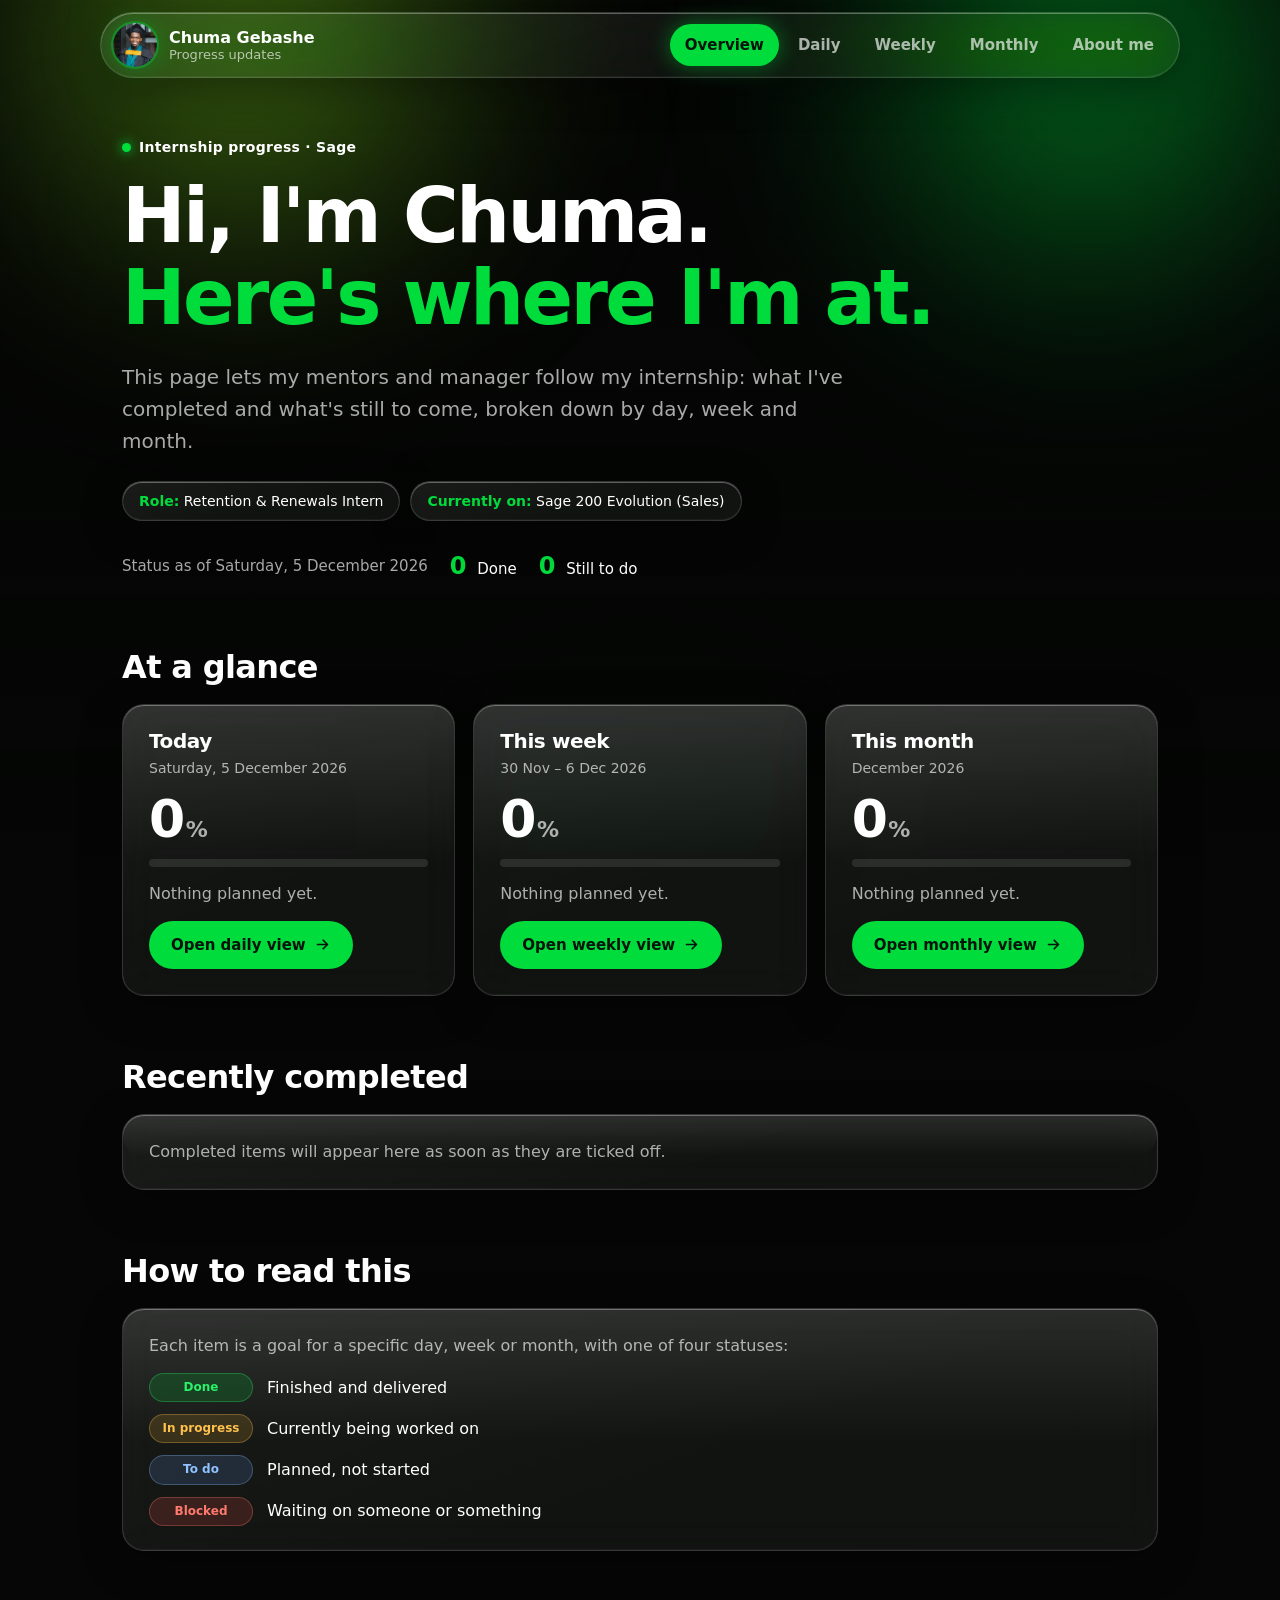
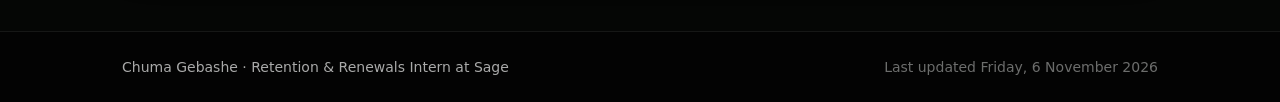
<file: index.html>
<!doctype html>
<html lang="en">
<head>
<meta charset="utf-8">
<meta name="viewport" content="width=device-width, initial-scale=1, viewport-fit=cover">
<title>Chuma Gebashe · Progress Updates</title>
<meta name="description" content="Daily, weekly and monthly progress updates from Chuma Gebashe, Retention &amp; Renewals Intern at Sage.">
<meta property="og:title" content="Chuma Gebashe · Progress Updates">
<meta property="og:description" content="Daily, weekly and monthly progress updates from Chuma Gebashe, Retention &amp; Renewals Intern at Sage.">
<meta property="og:type" content="website">
<meta property="og:image" content="https://www.chuma.live/chuma.jpg">
<meta name="twitter:card" content="summary_large_image">
<link rel="icon" href="/favicon.png">
<meta name="theme-color" content="#050605">
<link rel="manifest" href="/manifest.webmanifest">
<link rel="apple-touch-icon" href="/apple-touch-icon.png">
<meta name="apple-mobile-web-app-capable" content="yes">
<meta name="mobile-web-app-capable" content="yes">
<meta name="apple-mobile-web-app-status-bar-style" content="black-translucent">
<meta name="apple-mobile-web-app-title" content="Chuma">
<link rel="stylesheet" href="style.css">
<script src="progress.js"></script>
<script src="app.js"></script>
</head>
<body data-page="overview">
<header id="site-header"></header>
<main><div class="wrap">
<div class="hero">
  <p class="eyebrow">Internship progress · Sage</p>
  <h1>Hi, I'm Chuma. <span class="accent">Here's where I'm at.</span></h1>
  <p class="lede">This page lets my mentors and manager follow my internship: what I've completed and what's still to come, broken down by day, week and month.</p>
  <div class="role"><span class="chip"><b>Role:</b> Retention &amp; Renewals Intern</span><span class="chip"><b>Currently on:</b> Sage 200 Evolution (Sales)</span></div>
  <div class="status-line" id="status-line"></div>
</div>
<section><h2>At a glance</h2><div class="cards" id="cards"></div></section>
<section><h2>Recently completed</h2><div class="panel" id="recent"></div></section>
<section><h2>How to read this</h2><div class="panel"><p class="muted" style="margin-bottom:14px">Each item is a goal for a specific day, week or month, with one of four statuses:</p><ul class="legend" id="legend"></ul></div></section>
</div></main>
<footer id="site-footer"></footer>
</body>
</html>
</file>
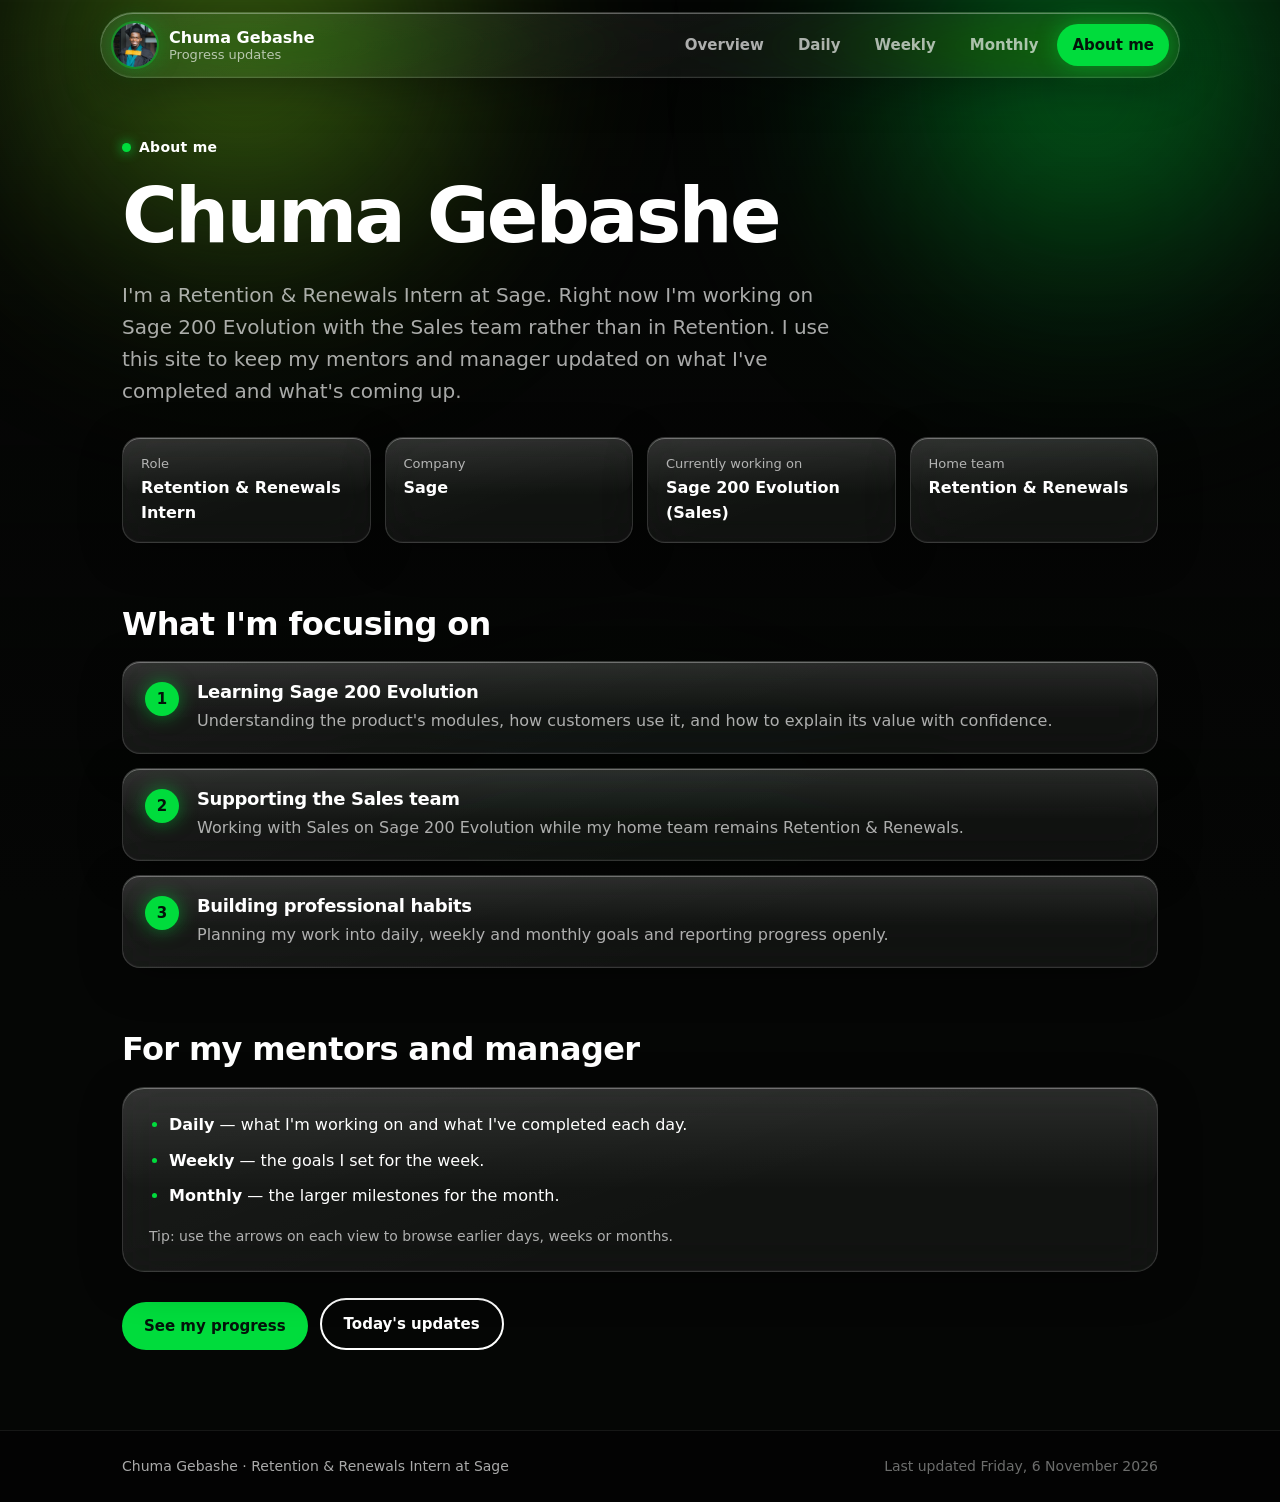
<file: about.html>
<!doctype html>
<html lang="en">
<head>
<meta charset="utf-8">
<meta name="viewport" content="width=device-width, initial-scale=1, viewport-fit=cover">
<title>About · Chuma Gebashe</title>
<meta name="description" content="Daily, weekly and monthly progress updates from Chuma Gebashe, Retention &amp; Renewals Intern at Sage.">
<meta property="og:title" content="Chuma Gebashe · Progress Updates">
<meta property="og:description" content="Daily, weekly and monthly progress updates from Chuma Gebashe, Retention &amp; Renewals Intern at Sage.">
<meta property="og:type" content="website">
<meta property="og:image" content="https://www.chuma.live/chuma.jpg">
<meta name="twitter:card" content="summary_large_image">
<link rel="icon" href="/favicon.png">
<meta name="theme-color" content="#050605">
<link rel="manifest" href="/manifest.webmanifest">
<link rel="apple-touch-icon" href="/apple-touch-icon.png">
<meta name="apple-mobile-web-app-capable" content="yes">
<meta name="mobile-web-app-capable" content="yes">
<meta name="apple-mobile-web-app-status-bar-style" content="black-translucent">
<meta name="apple-mobile-web-app-title" content="Chuma">
<link rel="stylesheet" href="style.css">
<script src="progress.js"></script>
<script src="app.js"></script>
</head>
<body data-page="about">
<header id="site-header"></header>
<main><div class="wrap">
<div class="hero">
  <p class="eyebrow">About me</p>
  <h1>Chuma Gebashe</h1>
  <p class="lede">I'm a Retention &amp; Renewals Intern at Sage. Right now I'm working on Sage 200 Evolution with the Sales team rather than in Retention. I use this site to keep my mentors and manager updated on what I've completed and what's coming up.</p>
</div>
<div class="facts">
  <div class="fact"><span>Role</span><b>Retention &amp; Renewals Intern</b></div>
  <div class="fact"><span>Company</span><b>Sage</b></div>
  <div class="fact"><span>Currently working on</span><b>Sage 200 Evolution (Sales)</b></div>
  <div class="fact"><span>Home team</span><b>Retention &amp; Renewals</b></div>
</div>
<section><h2>What I'm focusing on</h2>
<ol class="focus">
  <li><h3>Learning Sage 200 Evolution</h3><p class="muted">Understanding the product's modules, how customers use it, and how to explain its value with confidence.</p></li>
  <li><h3>Supporting the Sales team</h3><p class="muted">Working with Sales on Sage 200 Evolution while my home team remains Retention &amp; Renewals.</p></li>
  <li><h3>Building professional habits</h3><p class="muted">Planning my work into daily, weekly and monthly goals and reporting progress openly.</p></li>
</ol></section>
<section><h2>For my mentors and manager</h2>
<div class="panel"><ul class="views">
  <li><b>Daily</b> — what I'm working on and what I've completed each day.</li>
  <li><b>Weekly</b> — the goals I set for the week.</li>
  <li><b>Monthly</b> — the larger milestones for the month.</li>
</ul><p class="tip">Tip: use the arrows on each view to browse earlier days, weeks or months.</p></div>
<div class="cta-row"><a class="btn" id="cta" href="/">See my progress</a><a class="btn ghost" id="cta2" href="/daily">Today's updates</a></div>
<script>if(location.protocol==='file:'){document.getElementById("cta").href="index.html";document.getElementById("cta2").href="daily.html";}</script>
</section>
</div></main>
<footer id="site-footer"></footer>
</body>
</html>
</file>
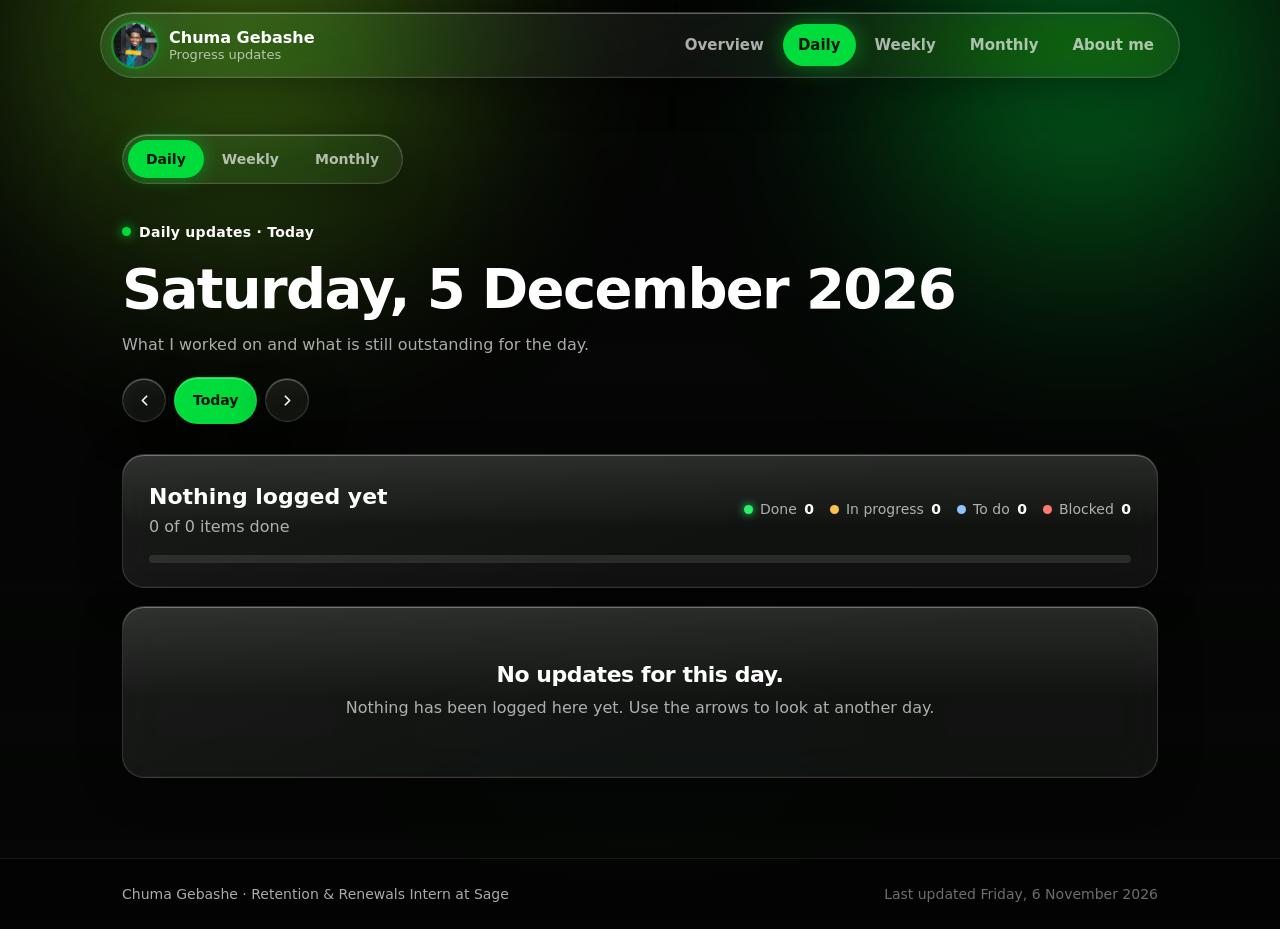
<file: daily.html>
<!doctype html>
<html lang="en">
<head>
<meta charset="utf-8">
<meta name="viewport" content="width=device-width, initial-scale=1, viewport-fit=cover">
<title>Daily updates · Chuma Gebashe</title>
<meta name="description" content="Daily, weekly and monthly progress updates from Chuma Gebashe, Retention &amp; Renewals Intern at Sage.">
<meta property="og:title" content="Chuma Gebashe · Progress Updates">
<meta property="og:description" content="Daily, weekly and monthly progress updates from Chuma Gebashe, Retention &amp; Renewals Intern at Sage.">
<meta property="og:type" content="website">
<meta property="og:image" content="https://www.chuma.live/chuma.jpg">
<meta name="twitter:card" content="summary_large_image">
<link rel="icon" href="/favicon.png">
<meta name="theme-color" content="#050605">
<link rel="manifest" href="/manifest.webmanifest">
<link rel="apple-touch-icon" href="/apple-touch-icon.png">
<meta name="apple-mobile-web-app-capable" content="yes">
<meta name="mobile-web-app-capable" content="yes">
<meta name="apple-mobile-web-app-status-bar-style" content="black-translucent">
<meta name="apple-mobile-web-app-title" content="Chuma">
<link rel="stylesheet" href="style.css">
<script src="progress.js"></script>
<script src="app.js"></script>
</head>
<body data-page="daily">
<header id="site-header"></header>
<main><div class="wrap">
<nav class="tabs" aria-label="View">
  <a href="#" data-tab="daily">Daily</a><a href="#" data-tab="weekly">Weekly</a><a href="#" data-tab="monthly">Monthly</a>
</nav>
<div class="period-head">
  <div><p class="eyebrow" id="crumb"></p><h1 id="title"></h1><p class="lede" id="intro"></p></div>
  <div class="pager" id="pager"></div>
</div>
<div class="panel summary" id="summary"></div>
<div id="list"></div>
<script>
document.querySelectorAll('.tabs a').forEach(function(a){var t=a.dataset.tab;a.href=location.protocol==='file:'?t+'.html':'/'+t;if(t==='daily')a.classList.add('active');});
</script>
</div></main>
<footer id="site-footer"></footer>
</body>
</html>
</file>
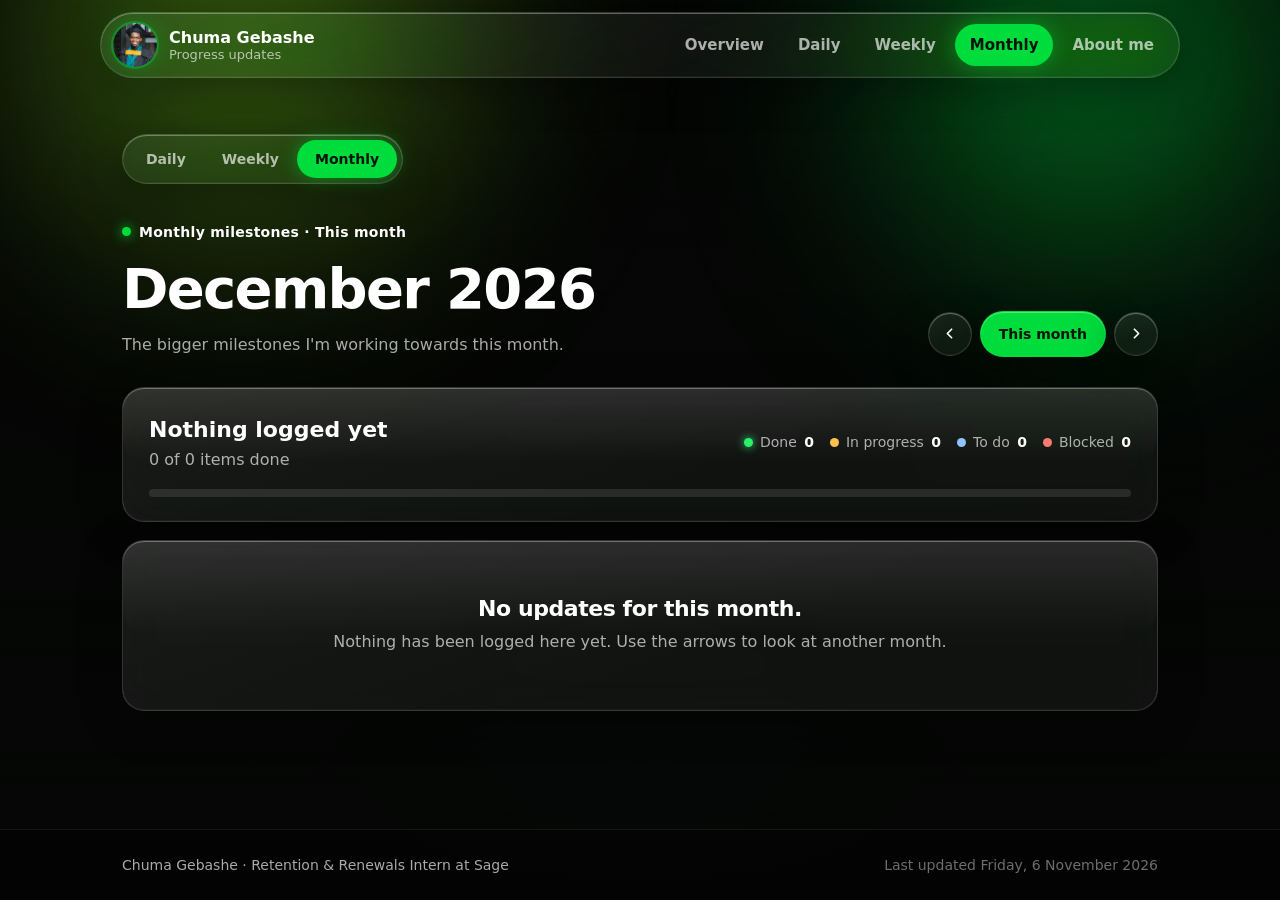
<file: monthly.html>
<!doctype html>
<html lang="en">
<head>
<meta charset="utf-8">
<meta name="viewport" content="width=device-width, initial-scale=1, viewport-fit=cover">
<title>Monthly updates · Chuma Gebashe</title>
<meta name="description" content="Daily, weekly and monthly progress updates from Chuma Gebashe, Retention &amp; Renewals Intern at Sage.">
<meta property="og:title" content="Chuma Gebashe · Progress Updates">
<meta property="og:description" content="Daily, weekly and monthly progress updates from Chuma Gebashe, Retention &amp; Renewals Intern at Sage.">
<meta property="og:type" content="website">
<meta property="og:image" content="https://www.chuma.live/chuma.jpg">
<meta name="twitter:card" content="summary_large_image">
<link rel="icon" href="/favicon.png">
<meta name="theme-color" content="#050605">
<link rel="manifest" href="/manifest.webmanifest">
<link rel="apple-touch-icon" href="/apple-touch-icon.png">
<meta name="apple-mobile-web-app-capable" content="yes">
<meta name="mobile-web-app-capable" content="yes">
<meta name="apple-mobile-web-app-status-bar-style" content="black-translucent">
<meta name="apple-mobile-web-app-title" content="Chuma">
<link rel="stylesheet" href="style.css">
<script src="progress.js"></script>
<script src="app.js"></script>
</head>
<body data-page="monthly">
<header id="site-header"></header>
<main><div class="wrap">
<nav class="tabs" aria-label="View">
  <a href="#" data-tab="daily">Daily</a><a href="#" data-tab="weekly">Weekly</a><a href="#" data-tab="monthly">Monthly</a>
</nav>
<div class="period-head">
  <div><p class="eyebrow" id="crumb"></p><h1 id="title"></h1><p class="lede" id="intro"></p></div>
  <div class="pager" id="pager"></div>
</div>
<div class="panel summary" id="summary"></div>
<div id="list"></div>
<script>
document.querySelectorAll('.tabs a').forEach(function(a){var t=a.dataset.tab;a.href=location.protocol==='file:'?t+'.html':'/'+t;if(t==='monthly')a.classList.add('active');});
</script>
</div></main>
<footer id="site-footer"></footer>
</body>
</html>
</file>
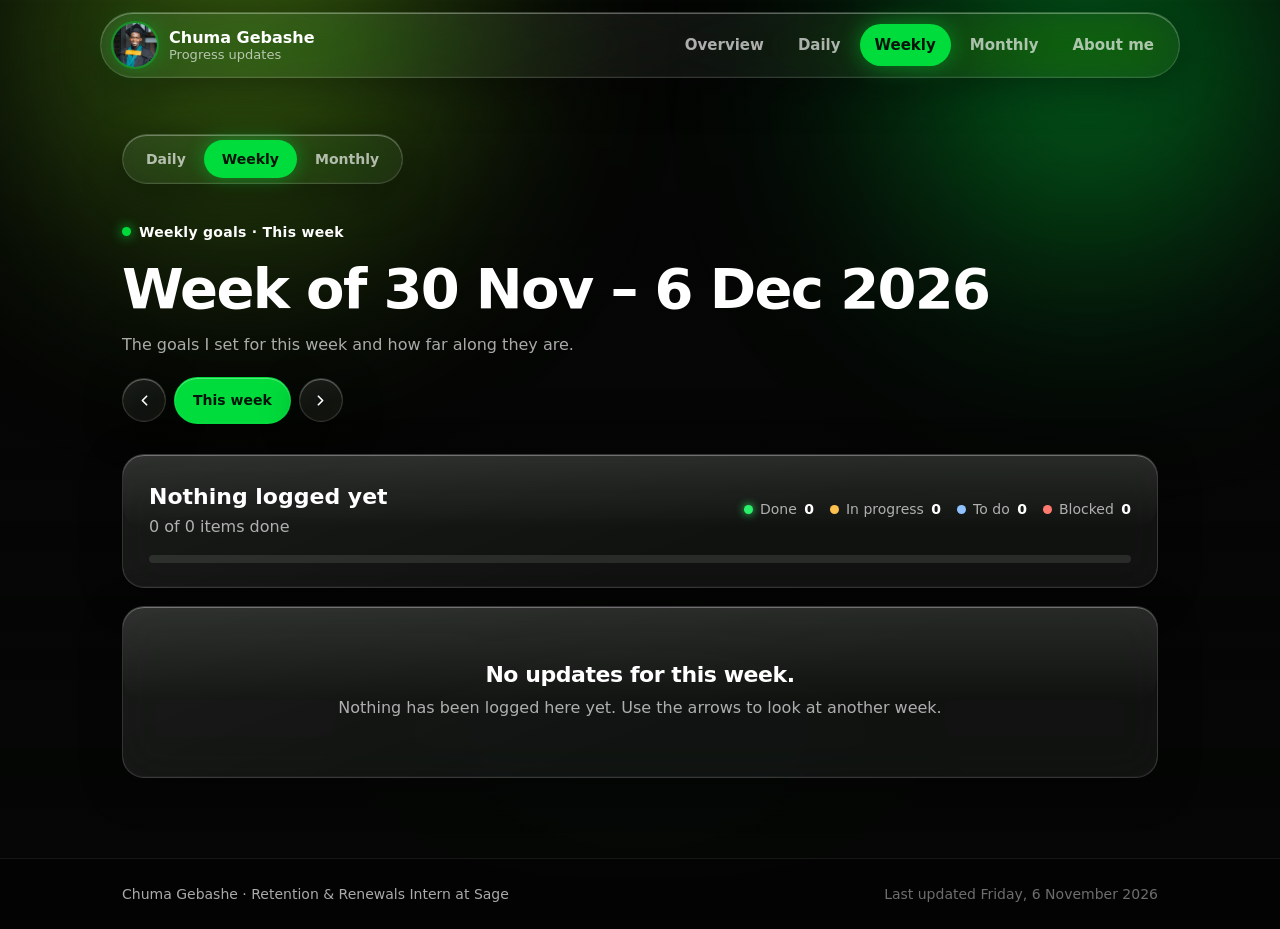
<file: weekly.html>
<!doctype html>
<html lang="en">
<head>
<meta charset="utf-8">
<meta name="viewport" content="width=device-width, initial-scale=1, viewport-fit=cover">
<title>Weekly updates · Chuma Gebashe</title>
<meta name="description" content="Daily, weekly and monthly progress updates from Chuma Gebashe, Retention &amp; Renewals Intern at Sage.">
<meta property="og:title" content="Chuma Gebashe · Progress Updates">
<meta property="og:description" content="Daily, weekly and monthly progress updates from Chuma Gebashe, Retention &amp; Renewals Intern at Sage.">
<meta property="og:type" content="website">
<meta property="og:image" content="https://www.chuma.live/chuma.jpg">
<meta name="twitter:card" content="summary_large_image">
<link rel="icon" href="/favicon.png">
<meta name="theme-color" content="#050605">
<link rel="manifest" href="/manifest.webmanifest">
<link rel="apple-touch-icon" href="/apple-touch-icon.png">
<meta name="apple-mobile-web-app-capable" content="yes">
<meta name="mobile-web-app-capable" content="yes">
<meta name="apple-mobile-web-app-status-bar-style" content="black-translucent">
<meta name="apple-mobile-web-app-title" content="Chuma">
<link rel="stylesheet" href="style.css">
<script src="progress.js"></script>
<script src="app.js"></script>
</head>
<body data-page="weekly">
<header id="site-header"></header>
<main><div class="wrap">
<nav class="tabs" aria-label="View">
  <a href="#" data-tab="daily">Daily</a><a href="#" data-tab="weekly">Weekly</a><a href="#" data-tab="monthly">Monthly</a>
</nav>
<div class="period-head">
  <div><p class="eyebrow" id="crumb"></p><h1 id="title"></h1><p class="lede" id="intro"></p></div>
  <div class="pager" id="pager"></div>
</div>
<div class="panel summary" id="summary"></div>
<div id="list"></div>
<script>
document.querySelectorAll('.tabs a').forEach(function(a){var t=a.dataset.tab;a.href=location.protocol==='file:'?t+'.html':'/'+t;if(t==='weekly')a.classList.add('active');});
</script>
</div></main>
<footer id="site-footer"></footer>
</body>
</html>
</file>
<file: style.css>
/* ============ Chuma · Progress — dark green glass theme ============ */
:root{
  --bg:#050605;
  --ink:#ffffff; --muted:rgba(255,255,255,.66); --faint:rgba(255,255,255,.42);
  --green:#00dc3c; --green-2:#13f05a; --green-ink:#03140a; --lime:#7ad21e;
  --glass:rgba(255,255,255,.055); --glass-2:rgba(255,255,255,.09);
  --edge:rgba(255,255,255,.14); --edge-top:rgba(255,255,255,.32);
  --done:#2bf06a;  --done-bg:rgba(0,220,60,.16);
  --prog:#ffc14d;  --prog-bg:rgba(255,184,40,.15);
  --todo:#8fc2ff;  --todo-bg:rgba(110,170,255,.15);
  --block:#ff7a6e; --block-bg:rgba(255,90,75,.16);
  --radius:22px;
  --font:"Inter",system-ui,-apple-system,"SF Pro Display","Segoe UI",Roboto,Helvetica,Arial,sans-serif;
  --ease:cubic-bezier(.2,.8,.2,1);
}
*{box-sizing:border-box}
html{-webkit-text-size-adjust:100%;background:var(--bg)}
body{margin:0;background:var(--bg);color:var(--ink);font:16px/1.6 var(--font);min-height:100vh;display:flex;flex-direction:column;position:relative;overflow-x:hidden}
a{color:var(--green)}
h1,h2,h3{line-height:1.08;margin:0;letter-spacing:-.02em}
p{margin:0}
b,strong{font-weight:700}
.wrap{width:100%;max-width:1080px;margin:0 auto;padding:0 22px}
.muted{color:var(--muted)}
main{flex:1;padding:56px 0 80px;position:relative;z-index:1}

/* ---------- glowing background ---------- */
.bg{position:fixed;inset:0;z-index:0;pointer-events:none;overflow:hidden}
.bg span{position:absolute;border-radius:50%;filter:blur(90px);opacity:.55;will-change:transform}
.bg .g1{width:62vw;height:44vw;left:-12vw;top:-18vw;background:radial-gradient(circle,var(--lime),transparent 65%);animation:drift1 22s ease-in-out infinite alternate}
.bg .g2{width:58vw;height:42vw;right:-14vw;top:-14vw;background:radial-gradient(circle,var(--green),transparent 65%);animation:drift2 26s ease-in-out infinite alternate}
.bg .g3{width:50vw;height:50vw;left:25vw;bottom:-32vw;background:radial-gradient(circle,#00a83a,transparent 65%);opacity:.32;animation:drift1 30s ease-in-out infinite alternate-reverse}
.bg::after{content:"";position:absolute;inset:0;background:linear-gradient(180deg,transparent 0,rgba(5,6,5,.35) 45%,var(--bg) 100%)}
@keyframes drift1{to{transform:translate(6vw,4vw) scale(1.08)}}
@keyframes drift2{to{transform:translate(-5vw,6vw) scale(1.12)}}

/* ---------- glass surface ---------- */
.glass,.card,.panel,.fact,.focus li,.item,.empty,.tabs,.chip,.icon-btn,.today-btn,#site-header{
  background:linear-gradient(160deg,var(--glass-2),var(--glass) 60%);
  -webkit-backdrop-filter:blur(22px) saturate(170%);backdrop-filter:blur(22px) saturate(170%);
  border:1px solid var(--edge);
  box-shadow:inset 0 1px 0 var(--edge-top),inset 0 -1px 0 rgba(255,255,255,.04),0 10px 40px rgba(0,0,0,.35);
}
/* glossy sheen across the top of larger panels */
.card,.panel,.empty,.focus li,.fact{position:relative;overflow:hidden}
.card::before,.panel::before,.empty::before,.focus li::before,.fact::after{
  content:"";position:absolute;left:0;right:0;top:0;height:55%;pointer-events:none;
  background:linear-gradient(180deg,rgba(255,255,255,.10),rgba(255,255,255,0));
  border-radius:inherit;
}

/* ---------- header ---------- */
#site-header{position:sticky;top:12px;z-index:20;margin:12px auto 0;width:calc(100% - 24px);max-width:1080px;border-radius:999px}
.header-inner{display:flex;align-items:center;justify-content:space-between;gap:14px;min-height:64px;flex-wrap:wrap;padding:8px 10px 8px 12px}
.brand{display:flex;align-items:center;gap:12px;text-decoration:none;color:inherit}
.avatar{position:relative;width:44px;height:44px;border-radius:50%;overflow:hidden;background:var(--green);color:var(--green-ink);display:grid;place-items:center;font-weight:800;font-size:15px;flex:none;box-shadow:0 0 0 2px rgba(0,220,60,.35),0 0 24px rgba(0,220,60,.35)}
.avatar img{position:absolute;inset:0;width:100%;height:100%;object-fit:cover}
.brand-text{display:flex;flex-direction:column;line-height:1.2}
.brand-text small{color:var(--muted);font-size:13px}
.nav{display:flex;gap:4px;flex-wrap:wrap}
.nav a{white-space:nowrap;text-decoration:none;color:var(--muted);padding:9px 15px;border-radius:999px;font-size:15px;font-weight:600;transition:color .2s,background .2s}
.nav a:hover{color:#fff;background:rgba(255,255,255,.08)}
.nav a.active{color:var(--green-ink);background:var(--green);box-shadow:0 0 22px rgba(0,220,60,.45)}

/* ---------- hero ---------- */
.eyebrow{display:inline-flex;align-items:center;gap:8px;font-size:14px;font-weight:700;letter-spacing:.02em;color:#fff;margin-bottom:16px}
.eyebrow::before{content:"";width:9px;height:9px;border-radius:50%;background:var(--green);box-shadow:0 0 12px var(--green)}
.hero h1{font-size:clamp(38px,7vw,76px);font-weight:850;max-width:16ch;letter-spacing:-.035em}
.hero h1 .accent,.accent{color:var(--green)}
.hero .lede{font-size:clamp(17px,2vw,20px);color:var(--muted);margin-top:22px;max-width:58ch}
.role{display:flex;gap:10px;flex-wrap:wrap;margin-top:24px}
.chip{border-radius:999px;padding:8px 16px;font-size:14px}
.chip b{color:var(--green)}
.status-line{display:flex;gap:22px;flex-wrap:wrap;align-items:center;margin-top:26px;font-size:15px}
.stat b{font-size:24px;margin-right:6px;color:var(--green)}

section{margin-top:64px}
section > h2{font-size:clamp(24px,3vw,32px);font-weight:800;margin-bottom:20px}

/* ---------- cards ---------- */
.cards{display:grid;grid-template-columns:repeat(auto-fit,minmax(270px,1fr));gap:18px}
.card{border-radius:var(--radius);padding:26px;display:flex;flex-direction:column;gap:14px;transition:transform .35s var(--ease),border-color .35s}
.card:hover{transform:translateY(-4px);border-color:rgba(0,220,60,.45)}
.card h3{font-size:20px;font-weight:800}
.card header p{font-size:14px;margin-top:4px}
.big{font-size:52px;font-weight:850;line-height:1;letter-spacing:-.03em}
.big small{font-size:22px;color:var(--muted);margin-left:2px}
.bar{height:8px;background:rgba(255,255,255,.1);border-radius:999px;overflow:hidden}
.bar span{display:block;height:100%;background:linear-gradient(90deg,var(--lime),var(--green));border-radius:inherit;box-shadow:0 0 14px rgba(0,220,60,.6);transition:width 1.1s var(--ease) .3s}

/* buttons */
.btn{margin-top:auto;display:inline-flex;align-items:center;gap:8px;align-self:flex-start;text-decoration:none;background:var(--green);color:var(--green-ink);padding:12px 22px;border-radius:999px;font-weight:750;font-size:15px;transition:transform .2s,box-shadow .2s}
.btn:hover{transform:translateY(-1px);box-shadow:0 0 28px rgba(0,220,60,.55)}
.btn.ghost{background:transparent;color:#fff;border:2px solid #fff}
.btn svg,.icon-btn svg{width:17px;height:17px;fill:none;stroke:currentColor;stroke-width:2.4;stroke-linecap:round;stroke-linejoin:round}

.panel{border-radius:var(--radius);padding:24px 26px}
.empty-inline{color:var(--muted)}
.recent{list-style:none;margin:0;padding:0;position:relative}
.recent li{display:grid;grid-template-columns:auto 1fr auto;gap:14px;align-items:center;padding:12px 0;border-top:1px solid rgba(255,255,255,.08)}
.recent li:first-child{border-top:0}

/* ---------- pills & legend ---------- */
.pill{display:inline-block;font-size:12px;font-weight:750;padding:4px 11px;border-radius:999px;white-space:nowrap;border:1px solid transparent}
.s-done.pill{background:var(--done-bg);color:var(--done);border-color:rgba(43,240,106,.3)}
.s-in-progress.pill{background:var(--prog-bg);color:var(--prog);border-color:rgba(255,193,77,.3)}
.s-todo.pill{background:var(--todo-bg);color:var(--todo);border-color:rgba(143,194,255,.3)}
.s-blocked.pill{background:var(--block-bg);color:var(--block);border-color:rgba(255,122,110,.3)}
.legend{list-style:none;margin:0;padding:0;display:grid;gap:12px;position:relative}
.legend li{display:flex;gap:14px;align-items:center}
.legend .pill{min-width:104px;text-align:center}

/* ---------- period pages ---------- */
.tabs{display:inline-flex;border-radius:999px;padding:5px;margin-bottom:34px}
.tabs a{text-decoration:none;color:var(--muted);padding:8px 18px;border-radius:999px;font-weight:650;font-size:14px}
.tabs a.active{background:var(--green);color:var(--green-ink);box-shadow:0 0 18px rgba(0,220,60,.45)}
.period-head{display:flex;justify-content:space-between;align-items:flex-end;gap:20px;flex-wrap:wrap}
.period-head h1{font-size:clamp(32px,5.5vw,56px);font-weight:850;letter-spacing:-.03em}
.period-head .lede{color:var(--muted);margin-top:12px}
.pager{display:flex;align-items:center;gap:8px}
.icon-btn{width:44px;height:44px;display:grid;place-items:center;border-radius:50%;color:#fff;transition:color .2s,border-color .2s}
.icon-btn:hover{border-color:var(--green);color:var(--green)}
.today-btn{text-decoration:none;padding:11px 18px;border-radius:999px;color:#fff;font-weight:700;font-size:14px}
.today-btn.is-now{background:var(--green);color:var(--green-ink);border-color:transparent}
.summary{margin-top:30px}
.summary-top{display:flex;justify-content:space-between;gap:16px;flex-wrap:wrap;margin-bottom:16px;position:relative}
.summary-head{font-size:22px;font-weight:800}
.counts{list-style:none;margin:0;padding:0;display:flex;gap:16px;flex-wrap:wrap;font-size:14px;color:var(--muted);align-items:center}
.counts b{color:#fff;margin-left:3px}
.dot{display:inline-block;width:9px;height:9px;border-radius:50%;margin-right:7px}
.dot.s-done{background:var(--done);box-shadow:0 0 8px var(--done)}.dot.s-in-progress{background:var(--prog)}.dot.s-todo{background:var(--todo)}.dot.s-blocked{background:var(--block)}
.items{list-style:none;margin:18px 0 0;padding:0;display:grid;gap:12px}
.item{display:flex;gap:16px;align-items:flex-start;border-radius:16px;padding:16px 18px;border-left:4px solid rgba(255,255,255,.2)}
.item.s-done{border-left-color:var(--done)}.item.s-in-progress{border-left-color:var(--prog)}.item.s-todo{border-left-color:var(--todo)}.item.s-blocked{border-left-color:var(--block)}
.item .pill{margin-top:2px;min-width:92px;text-align:center}
.item-title{font-weight:650}
.item.s-done .item-title{color:var(--muted);text-decoration:line-through;text-decoration-color:rgba(43,240,106,.6)}
.item-note{color:var(--muted);font-size:14px;margin-top:3px}
.empty{text-align:center;padding:56px 22px;margin-top:18px;border-radius:var(--radius)}
.empty h2{font-size:22px;margin-bottom:8px;position:relative}
.empty p{position:relative}

/* ---------- about ---------- */
.facts{display:grid;grid-template-columns:repeat(auto-fit,minmax(220px,1fr));gap:14px;margin-top:30px}
.fact{border-radius:18px;padding:16px 18px}
.fact span{display:block;font-size:13px;color:var(--muted)}
.fact b{font-weight:750}
.focus{list-style:none;counter-reset:f;margin:0;padding:0;display:grid;gap:14px}
.focus li{counter-increment:f;border-radius:18px;padding:20px 22px 20px 74px}
.focus li::after{content:counter(f);position:absolute;left:22px;top:20px;width:34px;height:34px;border-radius:50%;background:var(--green);color:var(--green-ink);font-weight:800;display:grid;place-items:center;font-size:15px;box-shadow:0 0 18px rgba(0,220,60,.5)}
.focus h3{font-size:18px;margin-bottom:6px;font-weight:750}
.views{display:grid;gap:10px;margin:0;padding-left:20px;position:relative}
.views li::marker{color:var(--green)}
.tip{margin-top:16px;font-size:14px;color:var(--muted);position:relative}
.cta-row{display:flex;gap:12px;flex-wrap:wrap;margin-top:26px}

/* ---------- footer ---------- */
#site-footer{position:relative;z-index:1;border-top:1px solid rgba(255,255,255,.08);font-size:14px;color:var(--muted);background:rgba(0,0,0,.4)}
.footer-inner{display:flex;justify-content:space-between;gap:12px;flex-wrap:wrap;padding-top:24px;padding-bottom:24px}
#site-footer .muted{color:var(--faint)}

/* ---------- scroll "drop-in" animation ---------- */
.js .reveal{opacity:0;transform:translateY(-28px);filter:blur(6px);transition:opacity .8s var(--ease),transform .8s var(--ease),filter .8s var(--ease);transition-delay:var(--d,0ms)}
.js .reveal.in{opacity:1;transform:none;filter:none}
.word{display:inline-block;white-space:pre}
.js .split .word{opacity:0;transform:translateY(-0.6em) rotateX(40deg);transform-origin:50% 0;transition:opacity .7s var(--ease),transform .7s var(--ease);transition-delay:calc(var(--w) * 70ms + var(--d,0ms))}
.js .split.in .word{opacity:1;transform:none}
.js .bar span{width:0 !important}
.js .in .bar span,.js .bar.in span{width:var(--pct) !important}

@media (prefers-reduced-motion:reduce){
  .js .reveal,.js .split .word{opacity:1 !important;transform:none !important;filter:none !important;transition:none !important}
  .js .bar span{width:var(--pct) !important;transition:none}
  .bg span{animation:none}
}

@media (max-width:700px){
  main{padding-top:36px}
  #site-header{border-radius:26px}
  .header-inner{padding:10px 12px}
  .nav{width:100%;overflow-x:auto;flex-wrap:nowrap;scrollbar-width:none}
  .nav::-webkit-scrollbar{display:none}
  .nav{gap:2px;justify-content:space-between}
  .nav a{padding:7px 8px;font-size:13px}
  .header-inner{padding:10px 8px}
  .recent li{grid-template-columns:auto 1fr}
  .recent li .muted{grid-column:2}
  .focus li{padding-left:66px}
}

/* ---------- app mode ---------- */
.install-btn{order:3;display:inline-flex;align-items:center;gap:6px;white-space:nowrap;cursor:pointer;font:inherit;font-size:14px;font-weight:700;color:var(--green);background:transparent;border:1.5px solid var(--green);border-radius:999px;padding:7px 14px;margin-left:6px}
.install-btn[hidden]{display:none}
.install-btn svg{width:15px;height:15px;fill:none;stroke:currentColor;stroke-width:2.4;stroke-linecap:round;stroke-linejoin:round}
.install-btn:hover{background:rgba(0,220,60,.12)}
.toast{position:fixed;left:16px;right:16px;margin:0 auto;width:fit-content;bottom:calc(24px + env(safe-area-inset-bottom));transform:translateY(20px);opacity:0;z-index:50;max-width:calc(100% - 32px);padding:14px 18px;border-radius:16px;font-size:15px;background:rgba(20,24,20,.85);-webkit-backdrop-filter:blur(20px);backdrop-filter:blur(20px);border:1px solid var(--edge);box-shadow:0 10px 40px rgba(0,0,0,.5);transition:all .35s var(--ease)}
.toast.show{opacity:1;transform:none}
#site-header{top:calc(12px + env(safe-area-inset-top))}
.is-app body{padding-top:env(safe-area-inset-top);padding-bottom:env(safe-area-inset-bottom);-webkit-user-select:none;user-select:none;-webkit-tap-highlight-color:transparent}
.is-app #site-footer{padding-bottom:env(safe-area-inset-bottom)}
@media (max-width:700px){ .brand{flex:1} .install-btn{order:2;padding:6px 11px;font-size:13px;margin-left:0} .nav{order:4} }
</file>
